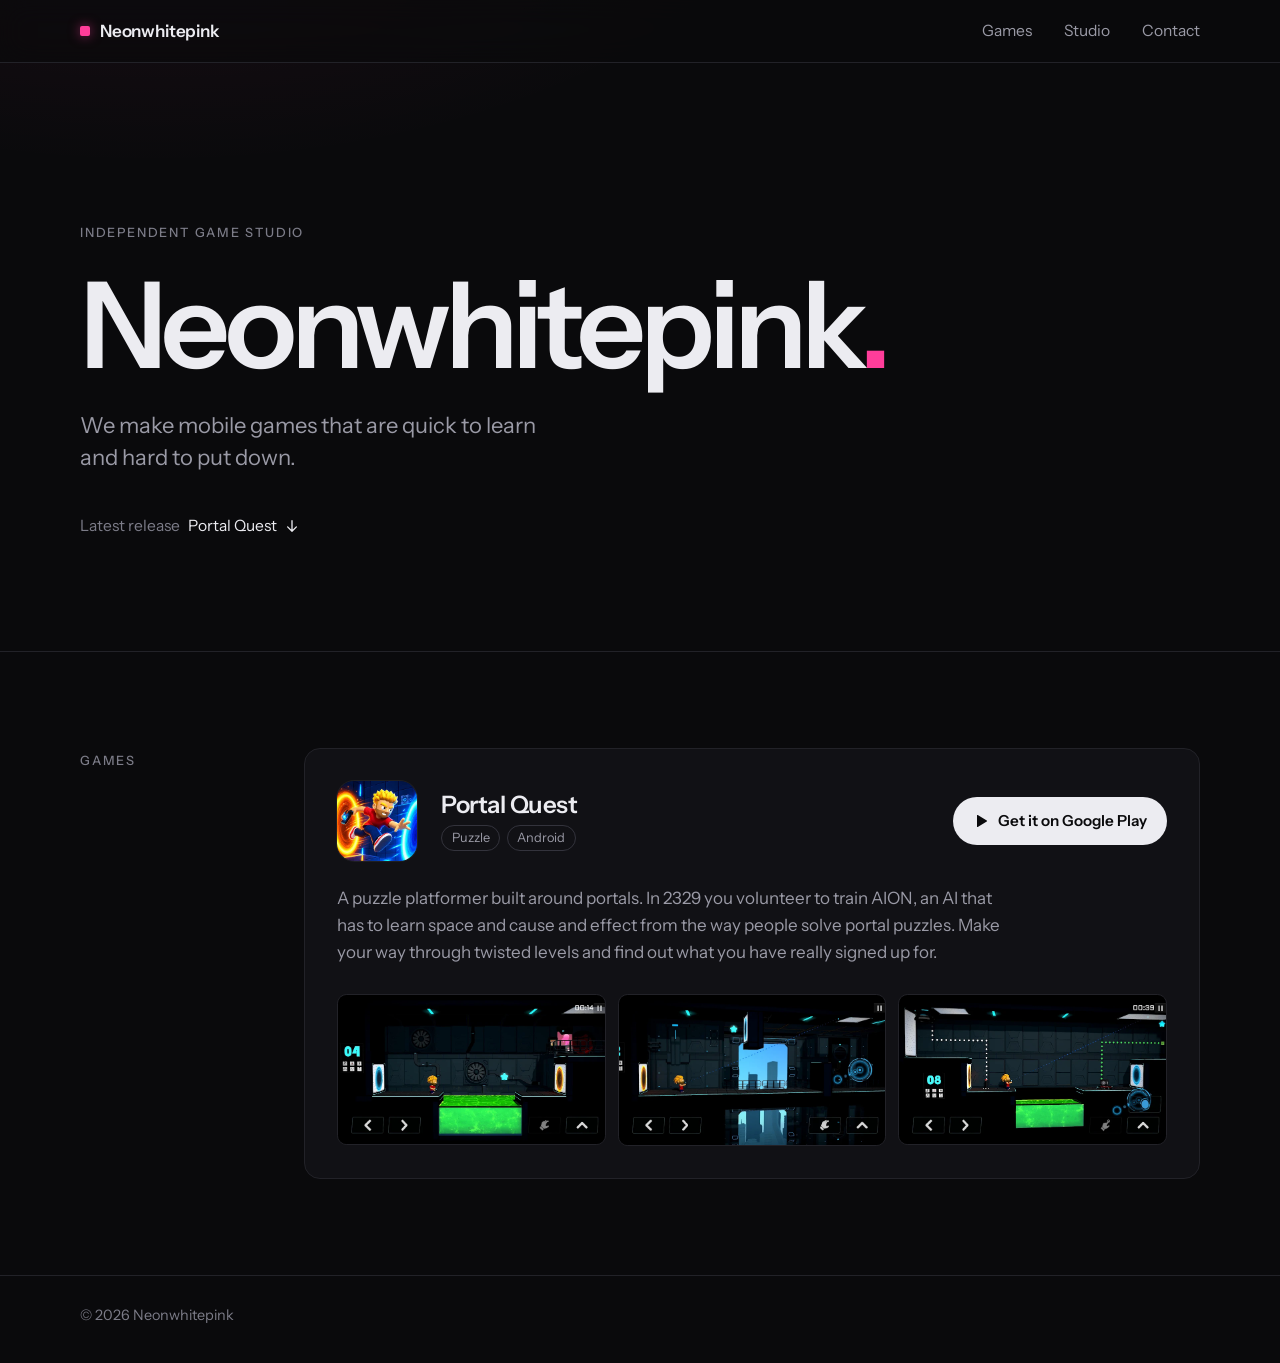
<file: index.html>
<!DOCTYPE html>
<html lang="en">
<head>
    <meta charset="utf-8">
    <meta name="viewport" content="width=device-width, initial-scale=1">
    <title>Neonwhitepink | Mobile game studio</title>
    <meta name="description" content="Neonwhitepink is an independent studio making mobile games. Our latest release is Portal Quest, a portal puzzle game for Android.">
    <meta name="theme-color" content="#0a0a0c">
    <meta name="color-scheme" content="dark">
    <link rel="icon" href="data:image/svg+xml,<svg xmlns='http://www.w3.org/2000/svg' viewBox='0 0 64 64'><rect width='64' height='64' rx='14' fill='%230a0a0c'/><rect x='20' y='20' width='24' height='24' rx='3' fill='%23ff3d9a'/></svg>">
    <link rel="preconnect" href="https://fonts.googleapis.com">
    <link rel="preconnect" href="https://fonts.gstatic.com" crossorigin>
    <link href="https://fonts.googleapis.com/css2?family=Instrument+Sans:wght@400;500;600&display=swap" rel="stylesheet">
    <link rel="stylesheet" href="css/style.css">
</head>
<body>
<a class="skip" href="#games">Skip to games</a>

<header class="site-header">
    <div class="wrap">
        <a class="mark" href="index.html">Neonwhitepink</a>
        <nav class="site-nav" aria-label="Main">
            <a href="#games">Games</a>
            <a href="studio.html">Studio</a>
            <a href="studio.html#contact">Contact</a>
        </nav>
    </div>
</header>

<main>
    <section class="hero">
        <div class="wrap">
            <p class="eyebrow">Independent game studio</p>
            <h1>Neonwhitepink<span>.</span></h1>
            <p class="lead">We make mobile games that are quick to learn and hard to put down.</p>
            <a class="hero-link" href="#games">
                <span>Latest release</span> Portal Quest
                <svg width="14" height="14" viewBox="0 0 16 16" fill="none" aria-hidden="true"><path d="M8 2v12m0 0l-5-5m5 5l5-5" stroke="currentColor" stroke-width="1.5" stroke-linecap="round" stroke-linejoin="round"/></svg>
            </a>
        </div>
    </section>

    <section class="section" id="games" aria-labelledby="games-title">
        <div class="wrap">
            <h2 id="games-title">Games</h2>
            <div>

                <!-- GAME: to add another game, copy this whole <article> block below it,
                     put its icon and screenshots in images/<game-name>/ and change the texts and store link. -->
                <article class="game" aria-labelledby="portal-quest-title">
                    <div class="game-head">
                        <div class="game-icon">
                            <img src="images/portal-quest/icon.webp" alt="" width="256" height="256">
                        </div>
                        <div>
                            <h3 id="portal-quest-title">Portal Quest</h3>
                            <ul class="game-meta" aria-label="Details">
                                <li>Puzzle</li>
                                <li>Android</li>
                            </ul>
                        </div>
                        <a class="store-btn" href="https://play.google.com/store/apps/details?id=com.neonwhitepink.portalquest" target="_blank" rel="noopener">
                            <svg width="16" height="16" viewBox="0 0 16 16" aria-hidden="true"><path d="M4 2.5v11a.5.5 0 0 0 .76.43l9-5.5a.5.5 0 0 0 0-.86l-9-5.5A.5.5 0 0 0 4 2.5z" fill="currentColor"/></svg>
                            Get it on Google Play
                        </a>
                    </div>
                    <p class="game-desc">A puzzle platformer built around portals. In 2329 you volunteer to train AION, an AI that has to learn space and cause and effect from the way people solve portal puzzles. Make your way through twisted levels and find out what you have really signed up for.</p>
                    <ul class="shots" aria-label="Screenshots">
                        <li><img src="images/portal-quest/screenshot-1.webp" alt="Portal Quest level with an acid pool between a blue and an orange portal" width="800" height="450" loading="lazy"></li>
                        <li><img src="images/portal-quest/screenshot-2.webp" alt="The hero aims the portal gun at a ceiling panel in front of a city view" width="800" height="450" loading="lazy"></li>
                        <li><img src="images/portal-quest/screenshot-3.webp" alt="A level with switches, a cube and portals on both sides of an acid pool" width="800" height="450" loading="lazy"></li>
                    </ul>
                </article>

            </div>
        </div>
    </section>
</main>

<footer class="site-footer">
    <div class="wrap">
        <span>&copy; 2026 Neonwhitepink</span>
        <!-- Uncomment once you add a privacy policy page (Google Play requires one for apps with ads):
        <a href="privacy.html">Privacy policy</a>
        -->
    </div>
</footer>
</body>
</html>
</file>
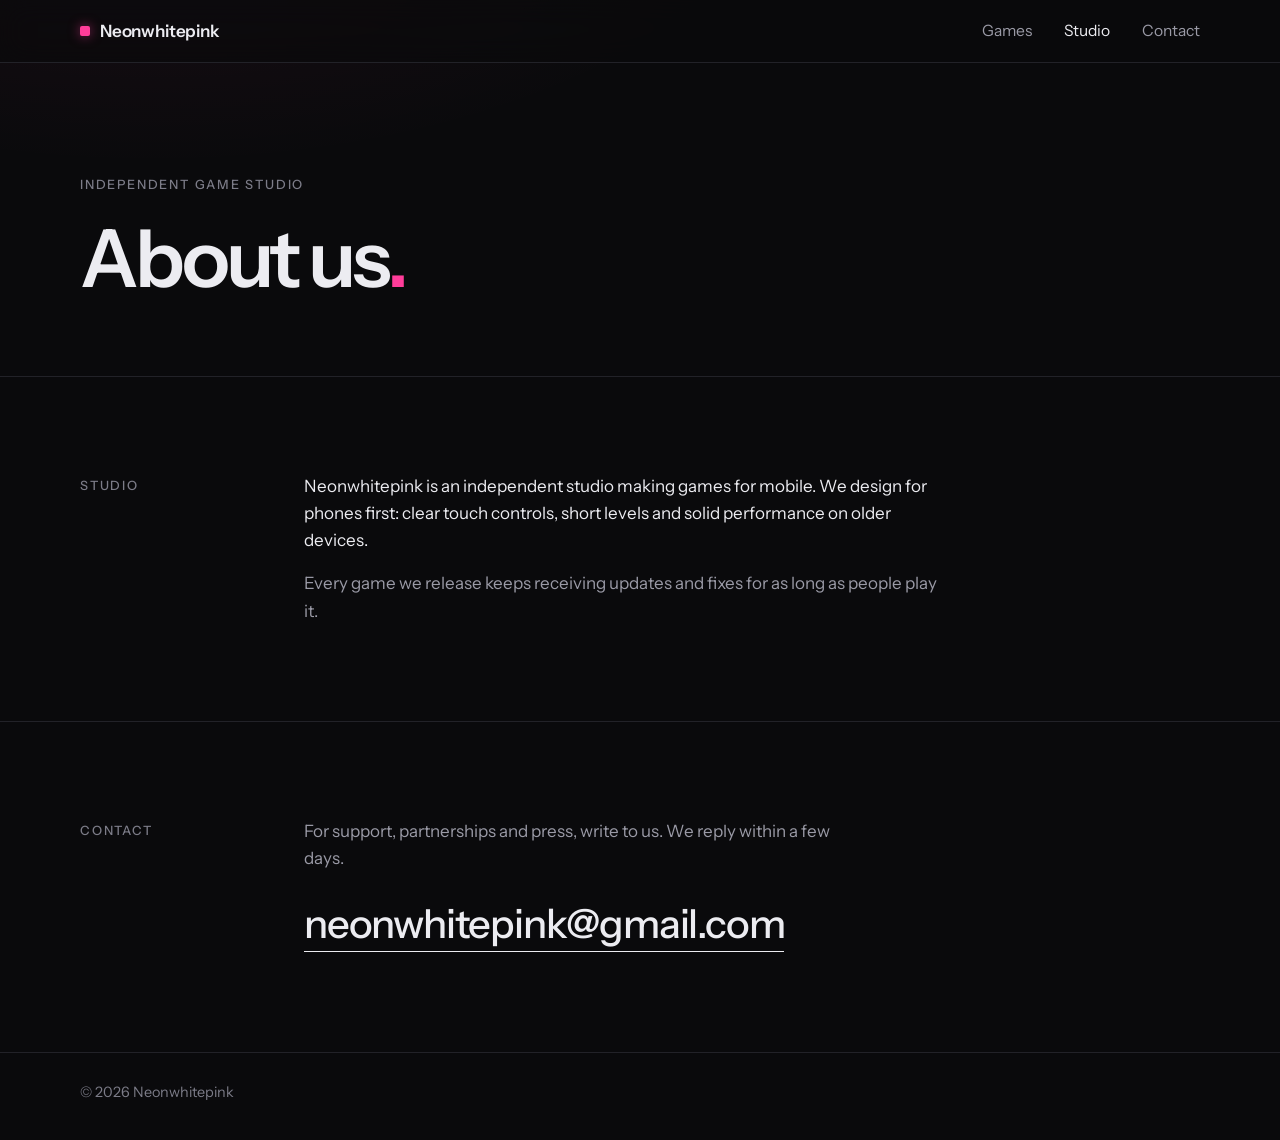
<file: studio.html>
<!DOCTYPE html>
<html lang="en">
<head>
    <meta charset="utf-8">
    <meta name="viewport" content="width=device-width, initial-scale=1">
    <title>Studio &amp; contact | Neonwhitepink</title>
    <meta name="description" content="About Neonwhitepink, an independent studio making mobile games, and how to contact us for support, partnerships and press.">
    <meta name="theme-color" content="#0a0a0c">
    <meta name="color-scheme" content="dark">
    <link rel="icon" href="data:image/svg+xml,<svg xmlns='http://www.w3.org/2000/svg' viewBox='0 0 64 64'><rect width='64' height='64' rx='14' fill='%230a0a0c'/><rect x='20' y='20' width='24' height='24' rx='3' fill='%23ff3d9a'/></svg>">
    <link rel="preconnect" href="https://fonts.googleapis.com">
    <link rel="preconnect" href="https://fonts.gstatic.com" crossorigin>
    <link href="https://fonts.googleapis.com/css2?family=Instrument+Sans:wght@400;500;600&display=swap" rel="stylesheet">
    <link rel="stylesheet" href="css/style.css">
</head>
<body>
<a class="skip" href="#main">Skip to content</a>

<header class="site-header">
    <div class="wrap">
        <a class="mark" href="index.html">Neonwhitepink</a>
        <nav class="site-nav" aria-label="Main">
            <a href="index.html#games">Games</a>
            <a href="studio.html" aria-current="page">Studio</a>
            <a href="#contact">Contact</a>
        </nav>
    </div>
</header>

<main id="main">
    <section class="hero hero--page">
        <div class="wrap">
            <p class="eyebrow">Independent game studio</p>
            <h1>About us<span>.</span></h1>
        </div>
    </section>

    <section class="section" id="studio" aria-labelledby="studio-title">
        <div class="wrap">
            <h2 id="studio-title">Studio</h2>
            <div class="prose">
                <p>Neonwhitepink is an independent studio making games for mobile. We design for phones first: clear touch controls, short levels and solid performance on older devices.</p>
                <p>Every game we release keeps receiving updates and fixes for as long as people play it.</p>
            </div>
        </div>
    </section>

    <section class="section contact" id="contact" aria-labelledby="contact-title">
        <div class="wrap">
            <h2 id="contact-title">Contact</h2>
            <div>
                <p>For support, partnerships and press, write to us. We reply within a few days.</p>
                <a class="email" href="mailto:neonwhitepink@gmail.com">neonwhitepink@gmail.com</a>
            </div>
        </div>
    </section>
</main>

<footer class="site-footer">
    <div class="wrap">
        <span>&copy; 2026 Neonwhitepink</span>
        <!-- Uncomment once you add a privacy policy page (Google Play requires one for apps with ads):
        <a href="privacy.html">Privacy policy</a>
        -->
    </div>
</footer>
</body>
</html>
</file>
<file: css/style.css>
:root {
    --bg: #0a0a0c;
    --surface: #111115;
    --line: #222228;
    --line-strong: #33333c;
    --text: #ececf1;
    --text-soft: #9a9aa6;
    --text-faint: #7c7c88;
    --accent: #ff3d9a;
    --font: "Instrument Sans", "Helvetica Neue", Helvetica, Arial, system-ui, sans-serif;
    --wrap: 70rem;
    --label: 12rem;
    --radius: 1rem;
    color-scheme: dark;
}

*, *::before, *::after { box-sizing: border-box; }
html { scroll-behavior: smooth; scroll-padding-top: 5rem; }
body {
    margin: 0;
    background:
        radial-gradient(60rem 32rem at 12% -12rem, rgba(255, 61, 154, .09), transparent 70%),
        var(--bg);
    background-repeat: no-repeat;
    color: var(--text);
    font-family: var(--font);
    font-size: 1.0625rem;
    line-height: 1.6;
    -webkit-font-smoothing: antialiased;
}
img { max-width: 100%; display: block; }
a { color: var(--text); text-decoration-thickness: 1px; text-underline-offset: .2em; transition: color .15s; }
a:hover { color: var(--accent); }
a:focus-visible { outline: 2px solid var(--accent); outline-offset: 3px; border-radius: 2px; }
::selection { background: var(--accent); color: var(--bg); }

.wrap { width: min(100% - 3rem, var(--wrap)); margin-inline: auto; }

.skip { position: absolute; left: -999px; top: .75rem; background: var(--text); color: var(--bg); padding: .5rem 1rem; z-index: 20; }
.skip:focus { left: .75rem; color: var(--bg); }

/* Header */
.site-header {
    position: sticky; top: 0; z-index: 10;
    background: rgba(10, 10, 12, .72);
    -webkit-backdrop-filter: saturate(140%) blur(14px);
    backdrop-filter: saturate(140%) blur(14px);
    border-bottom: 1px solid var(--line);
}
.site-header .wrap { display: flex; align-items: center; justify-content: space-between; gap: .75rem 2rem; flex-wrap: wrap; padding-block: 1.1rem; }
.mark { display: inline-flex; align-items: center; gap: .6rem; font-weight: 600; text-decoration: none; letter-spacing: -.01em; }
.mark::before { content: ""; width: .65rem; height: .65rem; border-radius: 2px; background: var(--accent); box-shadow: 0 0 12px rgba(255, 61, 154, .55); }
.site-nav { display: flex; gap: 2rem; font-size: .975rem; }
.site-nav a { color: var(--text-soft); text-decoration: none; }
.site-nav a:hover,
.site-nav a[aria-current="page"] { color: var(--text); }

/* Hero */
.hero { padding-block: clamp(5rem, 13vw, 10rem) clamp(4rem, 10vw, 7rem); }
.eyebrow {
    margin: 0 0 1.5rem;
    font-size: .8rem; font-weight: 500; letter-spacing: .14em; text-transform: uppercase;
    color: var(--text-faint);
}
.hero h1 {
    margin: 0 0 1.75rem;
    font-size: clamp(2.75rem, 11vw, 7.5rem);
    font-weight: 600;
    line-height: .95;
    letter-spacing: -.05em;
}
.hero h1 span { color: var(--accent); }
.hero p.lead { margin: 0; max-width: 32ch; font-size: clamp(1.125rem, 1.8vw, 1.375rem); line-height: 1.45; color: var(--text-soft); }
.hero-link {
    display: inline-flex; align-items: center; gap: .5rem;
    margin-top: 2.5rem;
    font-size: .975rem; text-decoration: none; color: var(--text);
}
.hero-link span { color: var(--text-faint); }
.hero-link svg { transition: transform .2s; }
.hero-link:hover svg { transform: translateY(2px); }

/* Smaller hero for inner pages */
.hero--page { padding-block: clamp(4rem, 10vw, 7rem) clamp(3rem, 7vw, 5rem); }
.hero--page h1 { margin: 0; font-size: clamp(2.5rem, 8vw, 5rem); }

/* Sections: label column + content column */
.section { border-top: 1px solid var(--line); padding-block: clamp(3.5rem, 8vw, 6rem); }
.section .wrap { display: grid; grid-template-columns: var(--label) minmax(0, 1fr); gap: 1.5rem 2rem; }
.section h2 {
    margin: 0;
    font-size: .8rem; font-weight: 500; line-height: 2.1; letter-spacing: .14em; text-transform: uppercase;
    color: var(--text-faint);
}

/* Game card */
.game {
    background: var(--surface);
    border: 1px solid var(--line);
    border-radius: var(--radius);
    padding: clamp(1.25rem, 3vw, 2rem);
}
.game-head {
    display: grid;
    grid-template-columns: 5rem minmax(0, 1fr) auto;
    gap: 1rem 1.5rem;
    align-items: center;
}
.game-icon {
    width: 5rem; aspect-ratio: 1;
    border-radius: 22%;
    overflow: hidden;
    box-shadow: 0 0 0 1px rgba(255, 255, 255, .06);
}
.game-icon img { width: 100%; height: 100%; object-fit: cover; }
.game h3 { margin: 0; font-size: 1.5rem; font-weight: 600; line-height: 1.2; letter-spacing: -.02em; }
.game-meta { margin: .35rem 0 0; display: flex; flex-wrap: wrap; gap: .4rem; list-style: none; padding: 0; }
.game-meta li {
    font-size: .8rem; color: var(--text-soft);
    border: 1px solid var(--line-strong); border-radius: 999px;
    padding: .1rem .6rem;
}
.game-desc { margin: 1.5rem 0 0; max-width: 62ch; color: var(--text-soft); }

.store-btn {
    display: inline-flex; align-items: center; justify-content: center; gap: .55rem;
    padding: .75rem 1.25rem;
    border-radius: 999px;
    background: var(--text); color: var(--bg);
    font-size: .95rem; font-weight: 600; text-decoration: none; white-space: nowrap;
    transition: background-color .15s, color .15s, box-shadow .15s;
}
.store-btn:hover { background: var(--accent); color: var(--bg); box-shadow: 0 0 24px rgba(255, 61, 154, .35); }
.store-btn:focus-visible { outline-offset: 4px; border-radius: 999px; }

.shots {
    list-style: none; margin: 1.75rem 0 0; padding: 0;
    display: grid; grid-template-columns: repeat(3, minmax(0, 1fr)); gap: .75rem;
}
.shots img {
    width: 100%; height: auto; aspect-ratio: 16 / 9; object-fit: cover;
    border-radius: .6rem;
    border: 1px solid var(--line);
    background: var(--bg);
}

/* Studio */
.prose p { margin: 0 0 1rem; max-width: 58ch; }
.prose p:last-child { margin-bottom: 0; }
.prose p + p { color: var(--text-soft); }

/* Contact */
.contact p { margin: 0 0 1.25rem; max-width: 50ch; color: var(--text-soft); }
.email {
    font-size: clamp(1.5rem, 4.2vw, 2.5rem); font-weight: 500; letter-spacing: -.03em;
    text-decoration: none;
    overflow-wrap: anywhere;
    background: linear-gradient(currentColor, currentColor) 0 100% / 100% 1px no-repeat;
    padding-bottom: .1em;
}

/* Footer */
.site-footer { border-top: 1px solid var(--line); color: var(--text-faint); font-size: .9rem; }
.site-footer .wrap { display: flex; justify-content: space-between; gap: 1rem; flex-wrap: wrap; padding-block: 1.75rem 2.25rem; }
.site-footer a { color: var(--text-faint); }
.site-footer a:hover { color: var(--text); }

@media (max-width: 760px) {
    .section .wrap { grid-template-columns: 1fr; }
}
@media (max-width: 640px) {
    .site-nav { gap: 1.25rem; }
    .game-head { grid-template-columns: 4rem minmax(0, 1fr); }
    .game-icon { width: 4rem; }
    .game h3 { font-size: 1.3rem; }
    .store-btn { grid-column: 1 / -1; width: 100%; }
    /* Screenshots become a swipeable row */
    .shots {
        display: flex; overflow-x: auto; scroll-snap-type: x mandatory;
        margin-inline: calc(-1 * clamp(1.25rem, 3vw, 2rem));
        padding-inline: clamp(1.25rem, 3vw, 2rem);
        scroll-padding-inline: clamp(1.25rem, 3vw, 2rem);
        scrollbar-width: none;
    }
    .shots::-webkit-scrollbar { display: none; }
    .shots li { flex: 0 0 85%; scroll-snap-align: start; }
}
@media (max-width: 400px) {
    /* Keep the header on one line on small phones */
    .wrap { width: min(100% - 2.5rem, var(--wrap)); }
    .site-header .wrap { column-gap: 1rem; }
    .mark { font-size: 1rem; }
    .site-nav { gap: .75rem; font-size: .875rem; }
}
@media (prefers-reduced-motion: reduce) {
    html { scroll-behavior: auto; }
    * { transition: none !important; }
}
</file>
